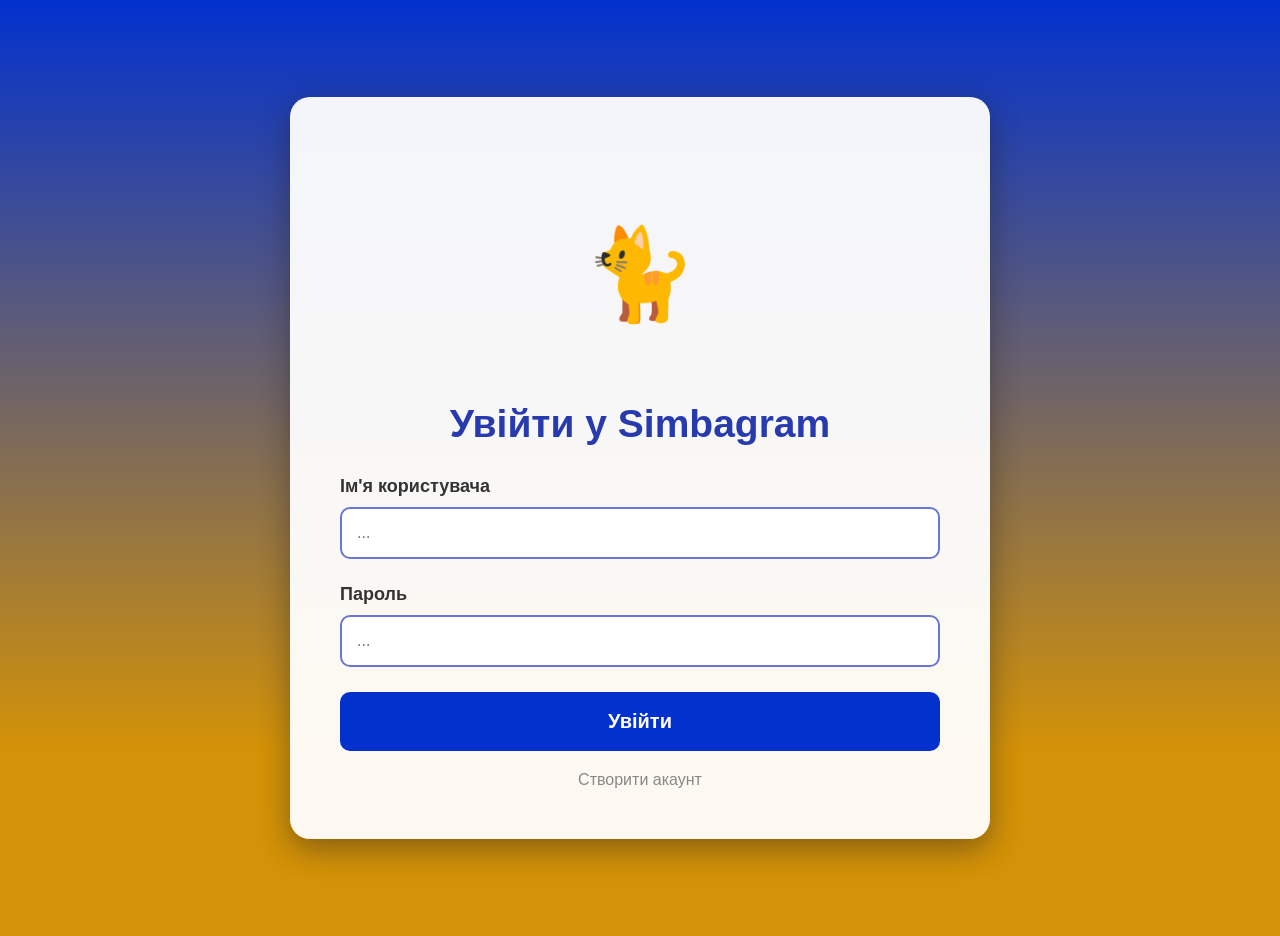
<file: index.html>
<!DOCTYPE html>
<html lang="uk">
  <head>
    <meta charset="UTF-8">
    <meta name="viewport" content="width=device-width, initial-scale=1.0">
    <title>Увійти у Simbagram</title>
    <link rel="stylesheet" href="style_create.css">
  </head>
  <body>
    <div class="page-wrapper">
      <div class="order-container">
        <h2 class="logo">🐈</h2>
        <h1>Увійти у Simbagram</h1>
        <form>
          <div class="input-group">
            <label>Ім'я користувача</label>
            <input type="text" placeholder="..." required>
          </div>

          <div class="input-group">
            <label>Пароль</label>
            <input type="text" placeholder="..." maxlength="16" required>
          </div>

           <a href="home.html" class="order-button" style="display: block; text-align: center; text-decoration: none; box-sizing: border-box;">Увійти</a>
           <a href="create.html" class="back-link">Створити акаунт</a>
        </form>
      </div>
    </div>
  </body>
</html>
</file>
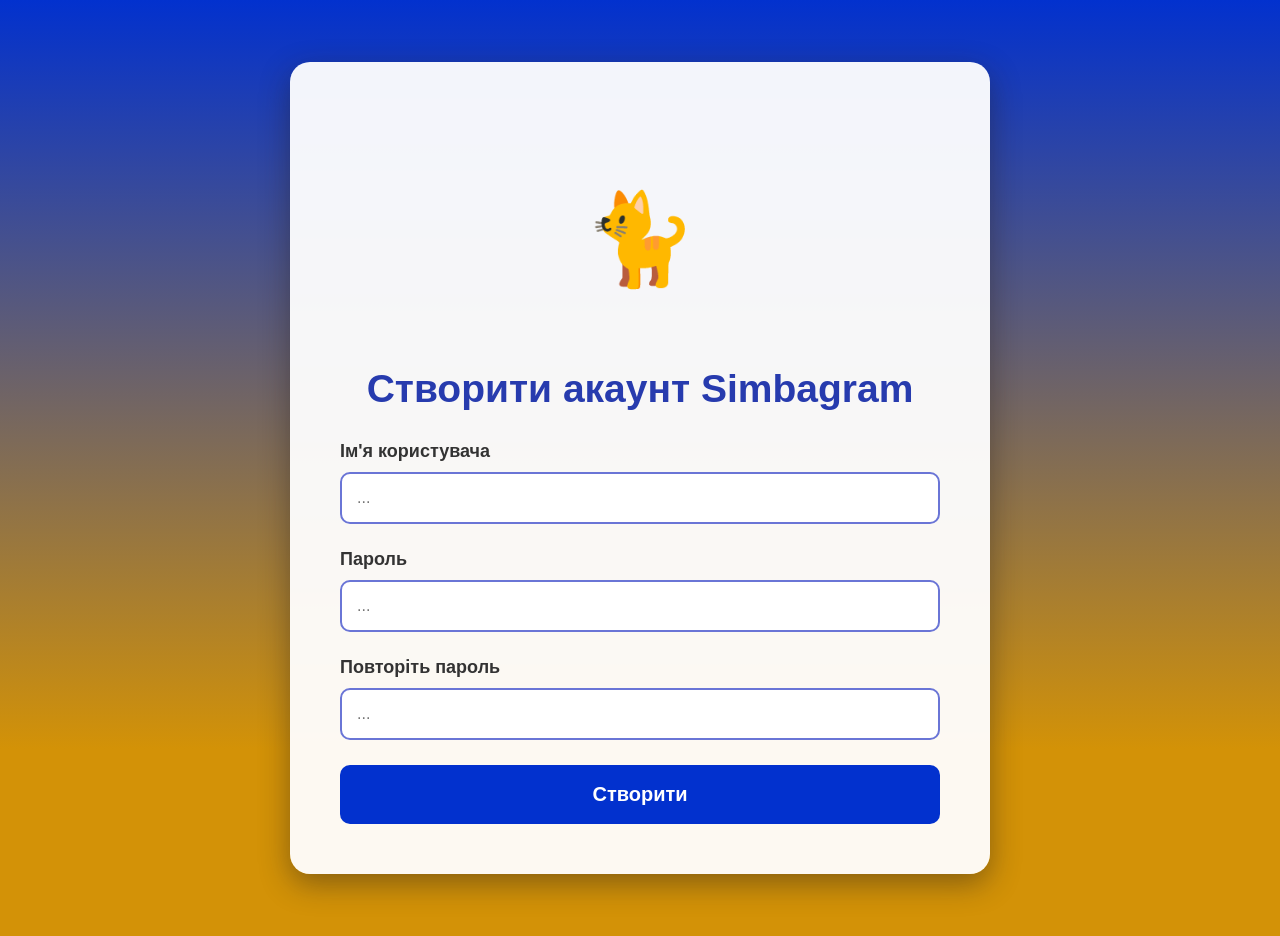
<file: create.html>
<!DOCTYPE html>
<html lang="uk">
  <head>
    <meta charset="UTF-8">
    <meta name="viewport" content="width=device-width, initial-scale=1.0">
    <title>Створити акаунт Simbagram</title>
    <link rel="stylesheet" href="style_create.css">
  </head>
  <body>
    <div class="page-wrapper">
      <div class="order-container">
        <h2 class="logo">🐈</h2>
        <h1>Створити акаунт Simbagram</h1>
        <form>
          <div class="input-group">
            <label>Ім'я користувача</label>
            <input type="text" placeholder="..." required>
          </div>

          <div class="input-group">
            <label>Пароль</label>
            <input type="text" placeholder="..." maxlength="16" required>
          </div>

          <div class="input-group">
            <label>Повторіть пароль</label>
            <input type="text" placeholder="..." maxlength="16" required>
          </div>

           <a href="index.html" class="order-button" style="display: block; text-align: center; text-decoration: none; box-sizing: border-box;">Створити</a>
        </form>
      </div>
    </div>
  </body>
</html>
</file>
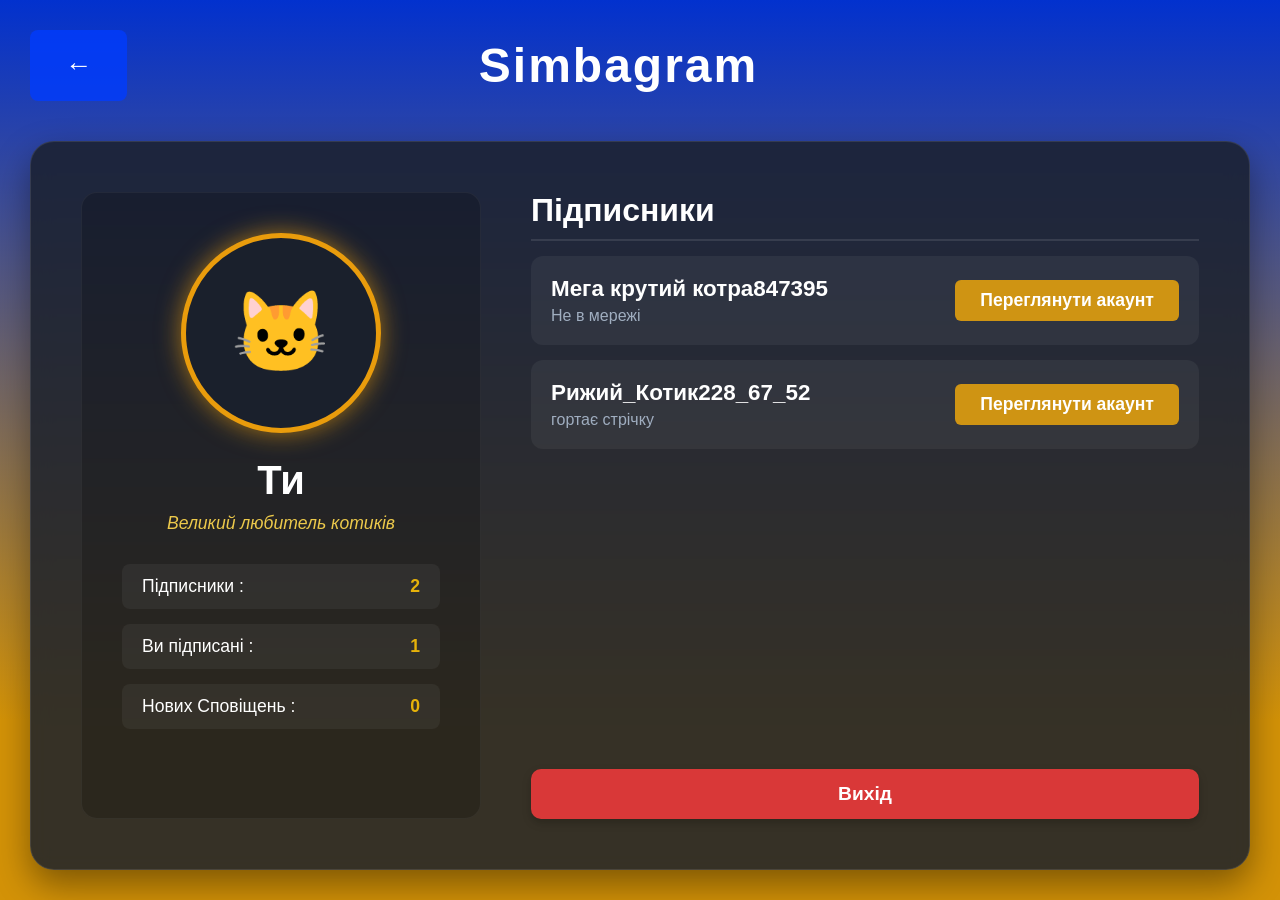
<file: me.html>
<!DOCTYPE html>
<html lang="uk">
<head>
    <meta charset="UTF-8">
    <meta name="viewport" content="width=device-width, initial-scale=1.0">
    <title>Акаунт</title>
    <link rel="stylesheet" href="style_me.css">
</head>
<body>

    <div class="header">
        <a href="home.html" class="button">←</a>
        <div class="logo-container">
            <div class="logo-title">Simbagram</div>
        </div>
        <div style="width: 140px;" class="desktop-spacer"></div>
    </div>

    <div class="profile-container">
        <div class="profile-sidebar">
            <div class="avatar-container">🐱</div>
            <div class="username">Ти</div>
            <div class="status">Великий любитель котиків</div>
            
            <div class="stats-box">
                <div class="stat-item">
                    <span>Підписники :</span>
                    <span class="stat-val">2</span>
                </div>
                <div class="stat-item">
                    <span>Ви підписані :</span>
                    <span class="stat-val">1</span>
                </div>
                <div class="stat-item">
                    <span>Нових Сповіщень :</span>
                    <span class="stat-val">0</span>
                </div>
            </div>
        </div>

        <div class="profile-content">
            <div class="content-top">
                <div class="section-title">Підписники</div>
                <div class="games-list">
                    <div class="game-item">
                        <div class="game-info">
                            <div class="game-name">Мега крутий котра847395</div>
                            <div class="game-meta">Не в мережі</div>
                        </div>
                        <button class="play-btn">Переглянути акаунт</button>
                    </div>
                    <div class="game-item">
                        <div class="game-info">
                            <div class="game-name">Рижий_Котик228_67_52</div>
                            <div class="game-meta">гортає стрічку</div>
                        </div>
                        <button class="play-btn">Переглянути акаунт</button>
                    </div>
                </div>
            </div>
            
            <a href="index.html" class="logout-btn">Вихід</a>
        </div>
    </div>

</body>
</html>
</file>
<file: style_create.css>
.page-wrapper {
        display: flex;
        justify-content: center;
        align-items: center;
        min-height: 100vh;
        width: 100%;
        font-family: 'Segoe UI', Tahoma, Geneva, Verdana, sans-serif;
    }
    .order-container {
        background: rgba(255, 255, 255, 0.95);
        padding: 50px;
        border-radius: 20px;
        box-shadow: 0 10px 30px rgba(32, 28, 28, 0.432);
        max-width: 600px;
        width: 90%;
    }   
     h1 {
        color: #273bae;
        text-align: center;
        margin-bottom: 30px;
        font-size: 39px;
    }
    .input-group {
        margin-bottom: 25px;
    }
    label {
        display: block;
        margin-bottom: 10px;
        font-weight: bold;
        color: #333;
        font-size: 18px;
    }
    input, textarea {
        width: 100%;
        padding: 15px;
        border: 2px solid #6a75d6;
        border-radius: 10px;
        box-sizing: border-box;
        font-size: 16px;
    }
    textarea {
        height: 120px;
        resize: none;
    }
    .order-button {
        background-color: #0231ce;
        color: white;
        border: none;
        padding: 18px;
        width: 100%;
        border-radius: 10px;
        font-size: 20px;
        font-weight: bold;
        cursor: pointer;
        transition: 0.3s;
        margin-top: 10px;
    }
    .order-button:hover {
        background-color: #021f7c;
        transform: translateY(-2px);
        box-shadow: 0 5px 15px rgba(0,0,0,0.1);
    }
    .back-link {
        display: block;
        text-align: center;
        margin-top: 20px;
        color: #888;
        text-decoration: none;
        font-size: 16px;
    }
  body{
     background: linear-gradient(to top, #d39207 20%, #0231ce 100%);
  height: 100vh;
     padding: 10px;
     }  
.logo{
    text-align: center;
    font-size: 90px;
    display: line;
} 

@media (max-width: 480px) {
  .order-container {
    padding: 25px 20px;
  }

  h1 {
    font-size: 24px;
    margin-bottom: 20px;
  }

  .logo {
    font-size: 55px;
  }

  input {
    padding: 12px;
    font-size: 15px;
  }

  .order-button {
    padding: 14px;
    font-size: 16px;
  }
}
</file>
<file: style_me.css>
* {
    margin: 0;
    padding: 0;
    box-sizing: border-box;
    font-family: 'Segoe UI', Tahoma, Geneva, Verdana, sans-serif;
}

body {
    background: linear-gradient(to top, #d39207 20%, #0231ce 100%);
    min-height: 100vh;
    color: white;
    display: flex;
    flex-direction: column;
    align-items: center;
    padding: 30px;
}

.header {
    width: 100%;
    max-width: 1600px;
    display: flex;
    justify-content: space-between;
    align-items: center;
    margin-bottom: 40px;
}

.logo-container {
    text-align: center;
}

.logo-title {
    font-size: 3rem;
    font-weight: 900;
    letter-spacing: 2px;
}

.profile-container {
    background-color: rgba(26, 32, 44, 0.85);
    border-radius: 24px;
    padding: 50px;
    max-width: 1600px;
    width: 100%;
    flex-grow: 1;
    display: flex;
    gap: 50px;
    box-shadow: 0 15px 35px rgba(0,0,0,0.4);
    border: 1px solid rgba(255, 255, 255, 0.1);
    backdrop-filter: blur(10px);
}

.profile-sidebar {
    flex: 1;
    max-width: 400px;
    display: flex;
    flex-direction: column;
    align-items: center;
    background-color: rgba(0, 0, 0, 0.2);
    padding: 40px;
    border-radius: 16px;
    border: 1px solid rgba(255, 255, 255, 0.05);
}

.avatar-container {
    width: 200px;
    height: 200px;
    border-radius: 50%;
    border: 5px solid #e99c0c;
    box-shadow: 0 0 25px #e99c0ca6;
    margin-bottom: 25px;
    overflow: hidden;
    background-color: #1a202c;
    display: flex;
    justify-content: center;
    align-items: center;
    font-size: 5rem;
}

.username {
    font-size: 2.5rem;
    font-weight: bold;
    margin-bottom: 10px;
    text-align: center;
}

.status {
    font-size: 1.1rem;
    color: #ecc94b;
    margin-bottom: 30px;
    text-align: center;
    font-style: italic;
}

.stats-box {
    width: 100%;
    display: flex;
    flex-direction: column;
    gap: 15px;
}

.stat-item {
    display: flex;
    justify-content: space-between;
    padding: 12px 20px;
    background-color: rgba(255, 255, 255, 0.05);
    border-radius: 8px;
    font-size: 1.1rem;
}

.stat-val {
    font-weight: bold;
    color: #e6b20a;
}

.profile-content {
    flex: 2;
    display: flex;
    flex-direction: column;
    justify-content: space-between;
}

.section-title {
    font-size: 2rem;
    font-weight: bold;
    border-bottom: 2px solid rgba(255, 255, 255, 0.1);
    padding-bottom: 10px;
    margin-bottom: 15px;
}

.games-list {
    display: flex;
    flex-direction: column;
    gap: 15px;
}

.game-item {
    display: flex;
    align-items: center;
    justify-content: space-between;
    background-color: rgba(255, 255, 255, 0.05);
    padding: 20px;
    border-radius: 12px;
    transition: transform 0.2s;
}

.game-item:hover {
    transform: translateX(5px);
    background-color: rgba(255, 255, 255, 0.08);
}

.game-info {
    display: flex;
    flex-direction: column;
    gap: 5px;
}

.game-name {
    font-size: 1.4rem;
    font-weight: bold;
}

.game-meta {
    font-size: 1rem;
    color: #a0aec0;
}

.play-btn {
    background-color: #cf9413;
    color: white;
    border: none;
    padding: 10px 25px;
    border-radius: 6px;
    font-size: 1.1rem;
    font-weight: bold;
    cursor: pointer;
    transition: background 0.2s;
}

.play-btn:hover {
    background-color: #794808;
}

.logout-btn {
    display: block;
    width: 100%;
    background-color: #d93838;
    color: white;
    text-align: center;
    text-decoration: none;
    padding: 14px;
    border-radius: 10px;
    font-size: 1.2rem;
    font-weight: bold;
    transition: background 0.3s, transform 0.2s;
    box-shadow: 0 4px 10px rgba(0, 0, 0, 0.2);
    margin-top: 20px;
}

.logout-btn:hover {
    background-color: #b52a2a;
    transform: translateY(-2px);
}

.button {
    text-decoration: none;
    color: rgb(255, 255, 255);
    padding: 20px 35px;
    background-color: rgba(0, 60, 255, 0.788);
    border-radius: 8px;
    transition: all 0.4s;
    display: inline-block;
    font-size: 27px;
}

.button:hover {
    background-color: #ebb70e;
}

@media (max-width: 768px) {
    body {
        padding: 15px;
    }

    .header {
        flex-direction: column-reverse; 
        gap: 15px;
        margin-bottom: 25px;
    }

    .button {
        width: 100%;
        text-align: center;
        padding: 15px;
        font-size: 20px;
    }

    .logo-title {
        font-size: 2.2rem;
    }

    .profile-container {
        flex-direction: column; 
        gap: 30px;
        padding: 20px;
        border-radius: 16px;
    }

    .profile-sidebar {
        max-width: 100%;
        padding: 20px;
    }

    .avatar-container {
        width: 150px;
        height: 150px;
        font-size: 4rem;
    }

    .username {
        font-size: 2rem;
    }

    .section-title {
        font-size: 1.6rem;
        text-align: center;
    }

    .game-item {
        flex-direction: column; 
        gap: 15px;
        text-align: center;
        padding: 15px;
    }

    .play-btn {
        width: 100%; 
    }
}
</file>
